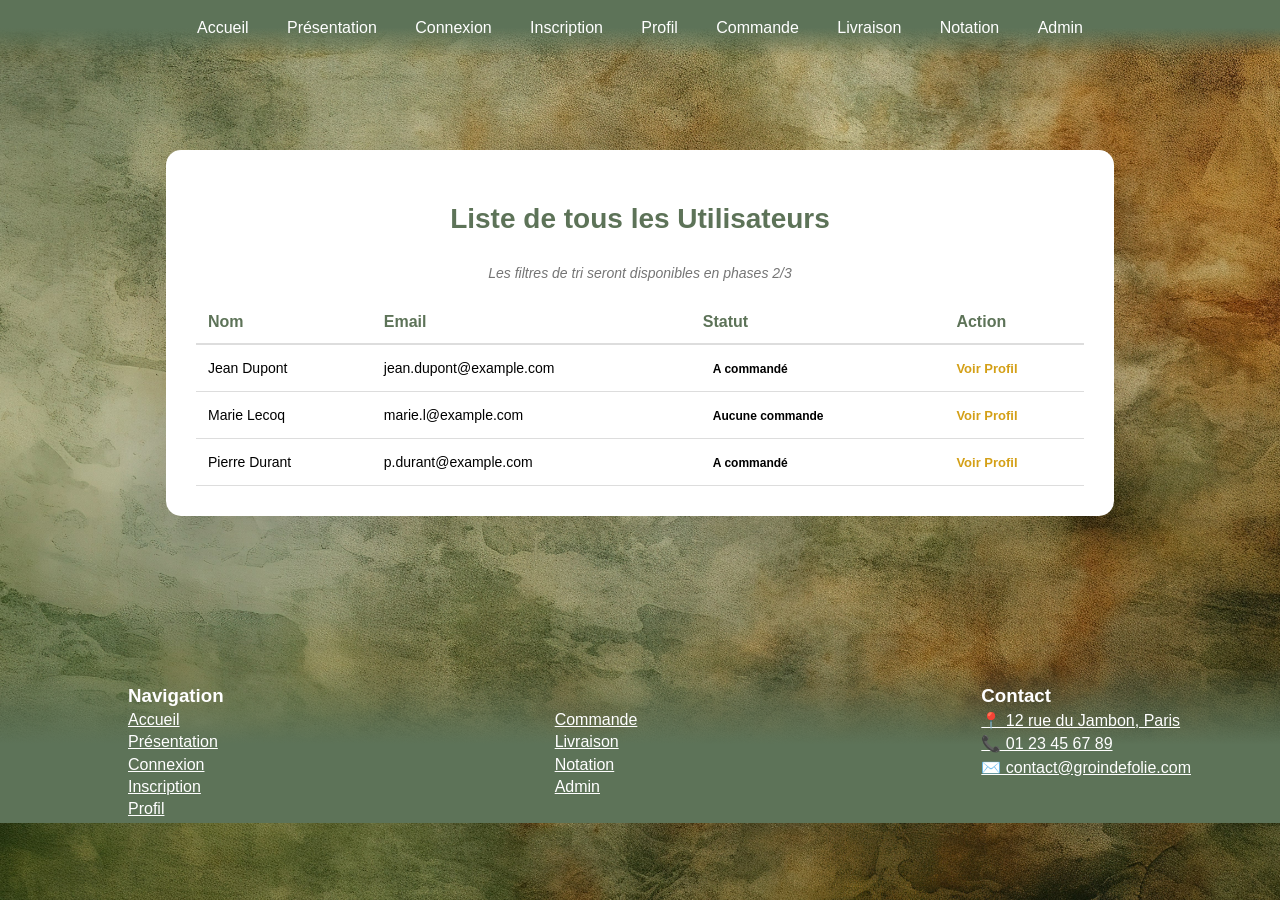
<file: administrateur.html>
<!DOCTYPE html>
<html lang="fr">
<head>
  <meta charset="UTF-8">
  <title>Administration - Le Groin de Folie</title>
  <link rel="stylesheet" href="style.css">
  <link rel="icon" type="image/png" href="groin_de_folie_icons.png">
</head>

<body>

<div class="fond">

<header class="top-menu">
    <nav>
        <a href="index.html">Accueil</a>
        <a href="presentation.html">Présentation</a>
        <a href="connexion.html">Connexion</a>
        <a href="inscription.html">Inscription</a>
        <a href="profil.html">Profil</a>
        <a href="commande.html">Commande</a>
        <a href="livraison.html">Livraison</a>
        <a href="notation.html">Notation</a>
        <a href="administrateur.html">Admin</a>
    </nav>
</header>

<main class="admin-cadre-placement">
    <div class="admin-cadre">
        <h2>Liste de tous les Utilisateurs</h2>            
        <p style="text-align: center; color: #757575; font-size: 14px; margin-bottom: 20px;">
            <em>Les filtres de tri seront disponibles en phases 2/3</em>
        </p>
        <table class="tab-utilisateur">
            <thead>
                <tr>
                    <th>Nom</th>
                    <th>Email</th>
                    <th>Statut</th>
                    <th>Action</th>
                </tr>
            </thead>
            <tbody>
                <tr>
                    <td>Jean Dupont</td>
                    <td>jean.dupont@example.com</td>
                    <td><span class="statut-badge statut-commande">A commandé</span></td>
                    <td><a href="" class="voir-profil-btn">Voir Profil</a></td>
                </tr>
                <tr>
                    <td>Marie Lecoq</td>
                    <td>marie.l@example.com</td>
                    <td><span class="statut-badge statut-vide">Aucune commande</span></td>
                    <td><a href="" class="voir-profil-btn">Voir Profil</a></td>
                </tr>
                <tr>
                    <td>Pierre Durant</td>
                    <td>p.durant@example.com</td>
                    <td><span class="statut-badge statut-commande">A commandé</span></td>
                    <td><a href="" class="voir-profil-btn">Voir Profil</a></td>
                </tr>
            </tbody>
        </table>
    </div>
</main>

</body>

<footer>
    <div class="footer-fond">
        <div class="footer-col">
           <h3>Navigation</h3>
           <a href="index.html">Accueil</a>
           <a href="presentation.html">Présentation</a>
           <a href="connexion.html">Connexion</a>
           <a href="inscription.html">Inscription</a>
           <a href="profil.html">Profil</a>
        </div>
        <div class="footer-col">
           <h3>&nbsp</h3>
           <a href="commande.html">Commande</a>
           <a href="livraison.html">Livraison</a>
           <a href="notation.html">Notation</a>
           <a href="administrateur.html">Admin</a>
        </div>
        <div class="footer-col">
            <h3>Contact</h3>
           <a href="">📍 12 rue du Jambon, Paris</a>
           <a href="">📞 01 23 45 67 89</a>
           <a href="">✉️ contact@groindefolie.com</a>
        </div>
    </div>
</footer>

</div>

</html>
</file>
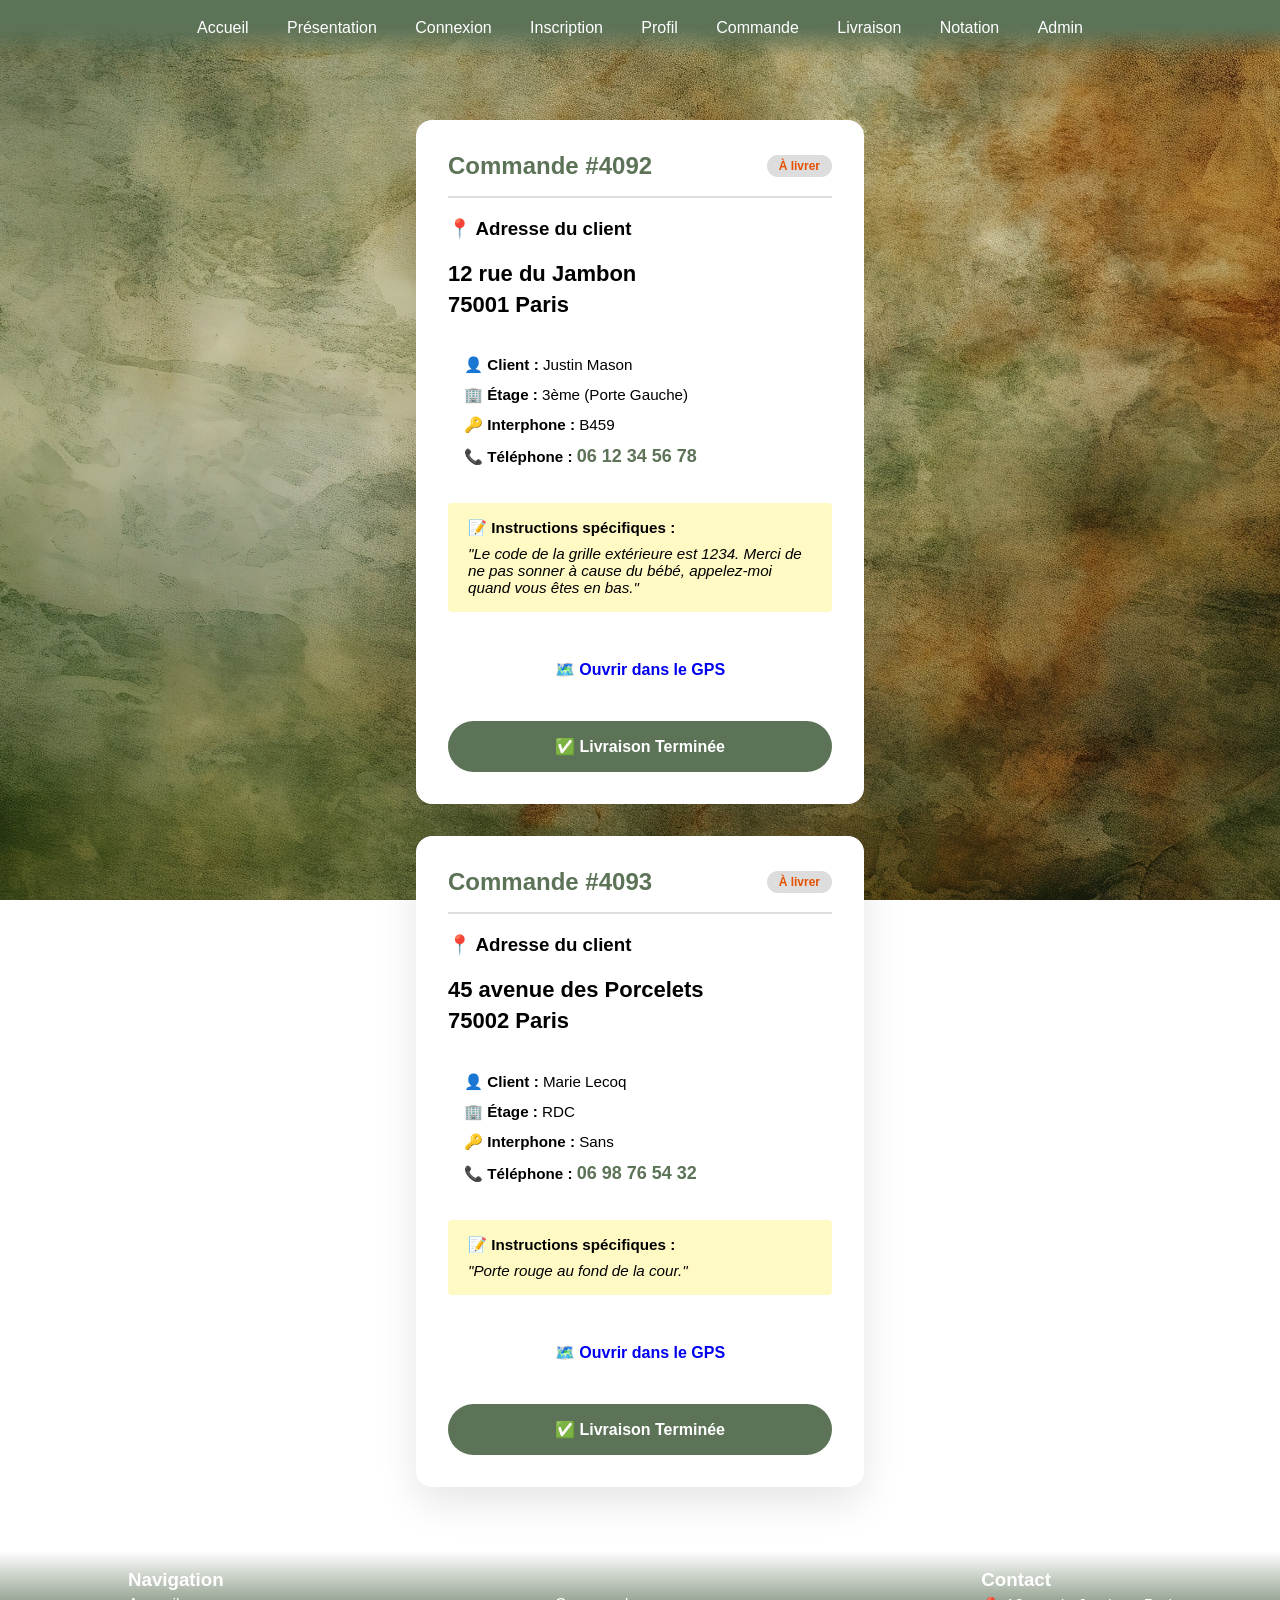
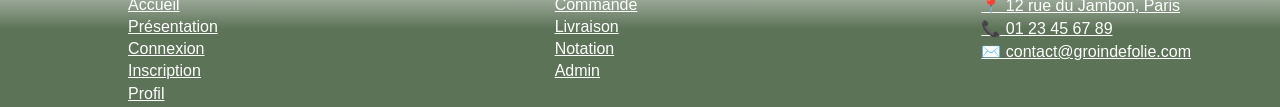
<file: livraison.html>
<!DOCTYPE html>
<html lang="fr">
<head>
  <meta charset="UTF-8">
  <title>Livraison - Le Groin de Folie</title>
  <link rel="stylesheet" href="style.css">
  <link rel="icon" type="image/png" href="groin_de_folie_icons.png">
  <meta name="viewport" content="width=device-width, initial-scale=1.0">
</head>

<body>

<div class="fond">

<header class="top-menu">
    <nav>
        <a href="index.html">Accueil</a>
        <a href="presentation.html">Présentation</a>
        <a href="connexion.html">Connexion</a>
        <a href="inscription.html">Inscription</a>
        <a href="profil.html">Profil</a>
        <a href="commande.html">Commande</a>
        <a href="livraison.html">Livraison</a>
        <a href="notation.html">Notation</a>
        <a href="administrateur.html">Admin</a>
    </nav>
</header>

<div class="livraison-placement">    
    <div class="livraison-cadre">
        <div class="entete-livraison">
            <h2>Commande #4092</h2>
            <span class="statut-badge statut-en-attente">À livrer</span>
        </div>
        <div class="livraison-info">
            <h3>📍 Adresse du client</h3>
            <p class="addresse-info">12 rue du Jambon<br>75001 Paris</p>
            <div class="details-client">
                <div class="detail-info"><strong>👤 Client :</strong> Justin Mason</div>
                <div class="detail-info"><strong>🏢 Étage :</strong> 3ème (Porte Gauche)</div>
                <div class="detail-info"><strong>🔑 Interphone :</strong> B459</div>
                <div class="detail-info"><strong>📞 Téléphone :</strong> <a href="tel:+33612345678">06 12 34 56 78</a></div>
            </div>
            <div class="commentaire-bloc">
                <strong>📝 Instructions spécifiques :</strong>
                <p>"Le code de la grille extérieure est 1234. Merci de ne pas sonner à cause du bébé, appelez-moi quand vous êtes en bas."</p>
            </div>
        </div>
        <div class="livraison-actions">
            <a href="https://maps.google.com/?q=12+rue+du+Jambon+75001+Paris" target="_blank" class="nav-btn">
                🗺️ Ouvrir dans le GPS
            </a>
            <button class="livrer-btn">
                ✅ Livraison Terminée
            </button>
        </div>
    </div>
    <div class="livraison-cadre"> 
        <div class="entete-livraison">
            <h2>Commande #4093</h2>
            <span class="statut-badge statut-en-attente">À livrer</span>
        </div>
        <div class="livraison-info">
            <h3>📍 Adresse du client</h3>
            <p class="addresse-info">45 avenue des Porcelets<br>75002 Paris</p>     
            <div class="details-client">
                <div class="detail-info"><strong>👤 Client :</strong> Marie Lecoq</div>
                <div class="detail-info"><strong>🏢 Étage :</strong> RDC</div>
                <div class="detail-info"><strong>🔑 Interphone :</strong> Sans</div>
                <div class="detail-info"><strong>📞 Téléphone :</strong> <a href="tel:+33698765432">06 98 76 54 32</a></div>
            </div>
            <div class="commentaire-bloc">
                <strong>📝 Instructions spécifiques :</strong>
                <p>"Porte rouge au fond de la cour."</p>
            </div>
        </div>
        <div class="livraison-actions">
            <a href="https://maps.google.com/?q=45+avenue+des+Porcelets+75001+Paris" target="_blank" class="nav-btn">
                🗺️ Ouvrir dans le GPS
            </a>           
            <button class="livrer-btn">
                ✅ Livraison Terminée
            </button>
        </div>       
    </div>
</div>

</body>

<footer>
    <div class="footer-fond">
        <div class="footer-col">
           <h3>Navigation</h3>
           <a href="index.html">Accueil</a>
           <a href="presentation.html">Présentation</a>
           <a href="connexion.html">Connexion</a>
           <a href="inscription.html">Inscription</a>
           <a href="profil.html">Profil</a>
        </div>
        <div class="footer-col">
           <h3>&nbsp</h3>
           <a href="commande.html">Commande</a>
           <a href="livraison.html">Livraison</a>
           <a href="notation.html">Notation</a>
           <a href="administrateur.html">Admin</a>
        </div>
        <div class="footer-col">
            <h3>Contact</h3>
           <a href="">📍 12 rue du Jambon, Paris</a>
           <a href="">📞 01 23 45 67 89</a>
           <a href="">✉️ contact@groindefolie.com</a>
        </div>
    </div>
</footer>

</div>

</html>
</file>
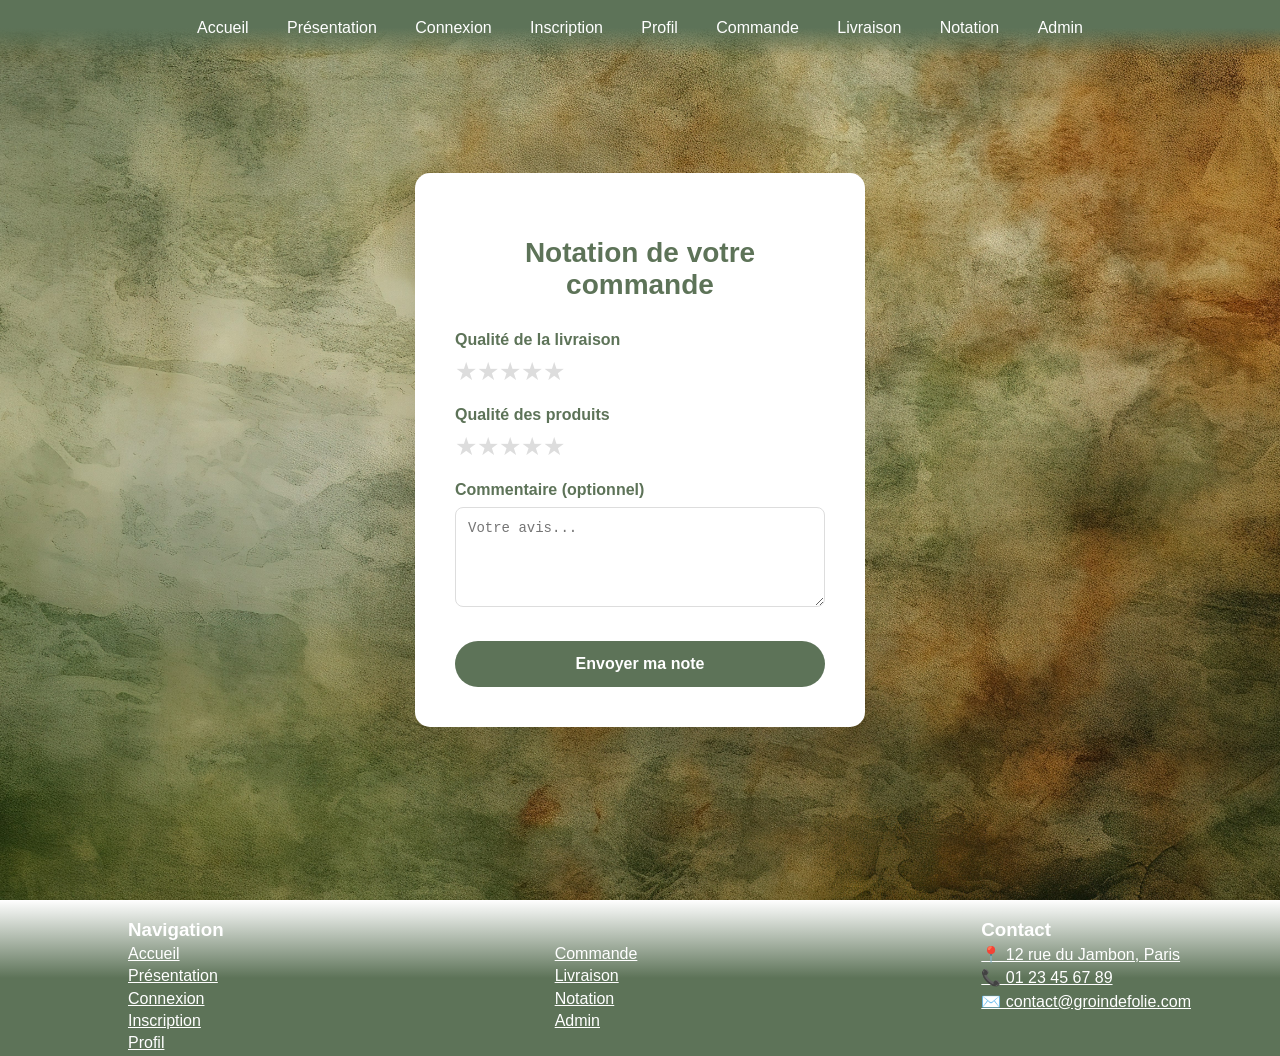
<file: notation.html>
<!DOCTYPE html>
<html lang="fr">
<head>
  <meta charset="UTF-8">
  <title> Notation</title>
  <link rel="stylesheet" href="style.css">
  <link rel="icon" type="image/png" href="groin_de_folie_icons.png">
</head>

<body>

<div class="fond">

<header class="top-menu">
    <nav>
        <a href="index.html">Accueil</a>
        <a href="presentation.html">Présentation</a>
        <a href="connexion.html">Connexion</a>
        <a href="inscription.html">Inscription</a>
        <a href="profil.html">Profil</a>
        <a href="commande.html">Commande</a>
        <a href="livraison.html">Livraison</a>
        <a href="notation.html">Notation</a>
        <a href="administrateur.html">Admin</a>
    </nav>
</header> 

<section class="place-cadre">
    <div class="cadre">
        <h2>Notation de votre commande</h2>
        <div class="formulaire">
            <label>Qualité de la livraison</label>
            <div class="etoile" data-type="livraison">
                <span>★</span><span>★</span><span>★</span><span>★</span><span>★</span>
            </div>
        </div>
        <div class="formulaire">
            <label>Qualité des produits</label>
            <div class="etoile" data-type="produits">
                <span>★</span><span>★</span><span>★</span><span>★</span><span>★</span>
            </div>
        </div>
        <div class="formulaire">
            <label for="comment">Commentaire (optionnel)</label>
            <textarea id="commentaire" placeholder="Votre avis..."></textarea>
        </div>
        <button class="envoi-notation">Envoyer ma note</button>
    </div>
</section>

</body> 

<footer>
    <div class="footer-fond">
        <div class="footer-col">
           <h3>Navigation</h3>
           <a href="index.html">Accueil</a>
           <a href="presentation.html">Présentation</a>
           <a href="connexion.html">Connexion</a>
           <a href="inscription.html">Inscription</a>
           <a href="profil.html">Profil</a>
        </div>
        <div class="footer-col">
           <h3>&nbsp</h3>
           <a href="commande.html">Commande</a>
           <a href="livraison.html">Livraison</a>
           <a href="notation.html">Notation</a>
           <a href="administrateur.html">Admin</a>
        </div>
        <div class="footer-col">
            <h3>Contact</h3>
           <a href="">📍 12 rue du Jambon, Paris</a>
           <a href="">📞 01 23 45 67 89</a>
           <a href="">✉️ contact@groindefolie.com</a>
        </div>
    </div>
</footer>

</div>

</html>
</file>
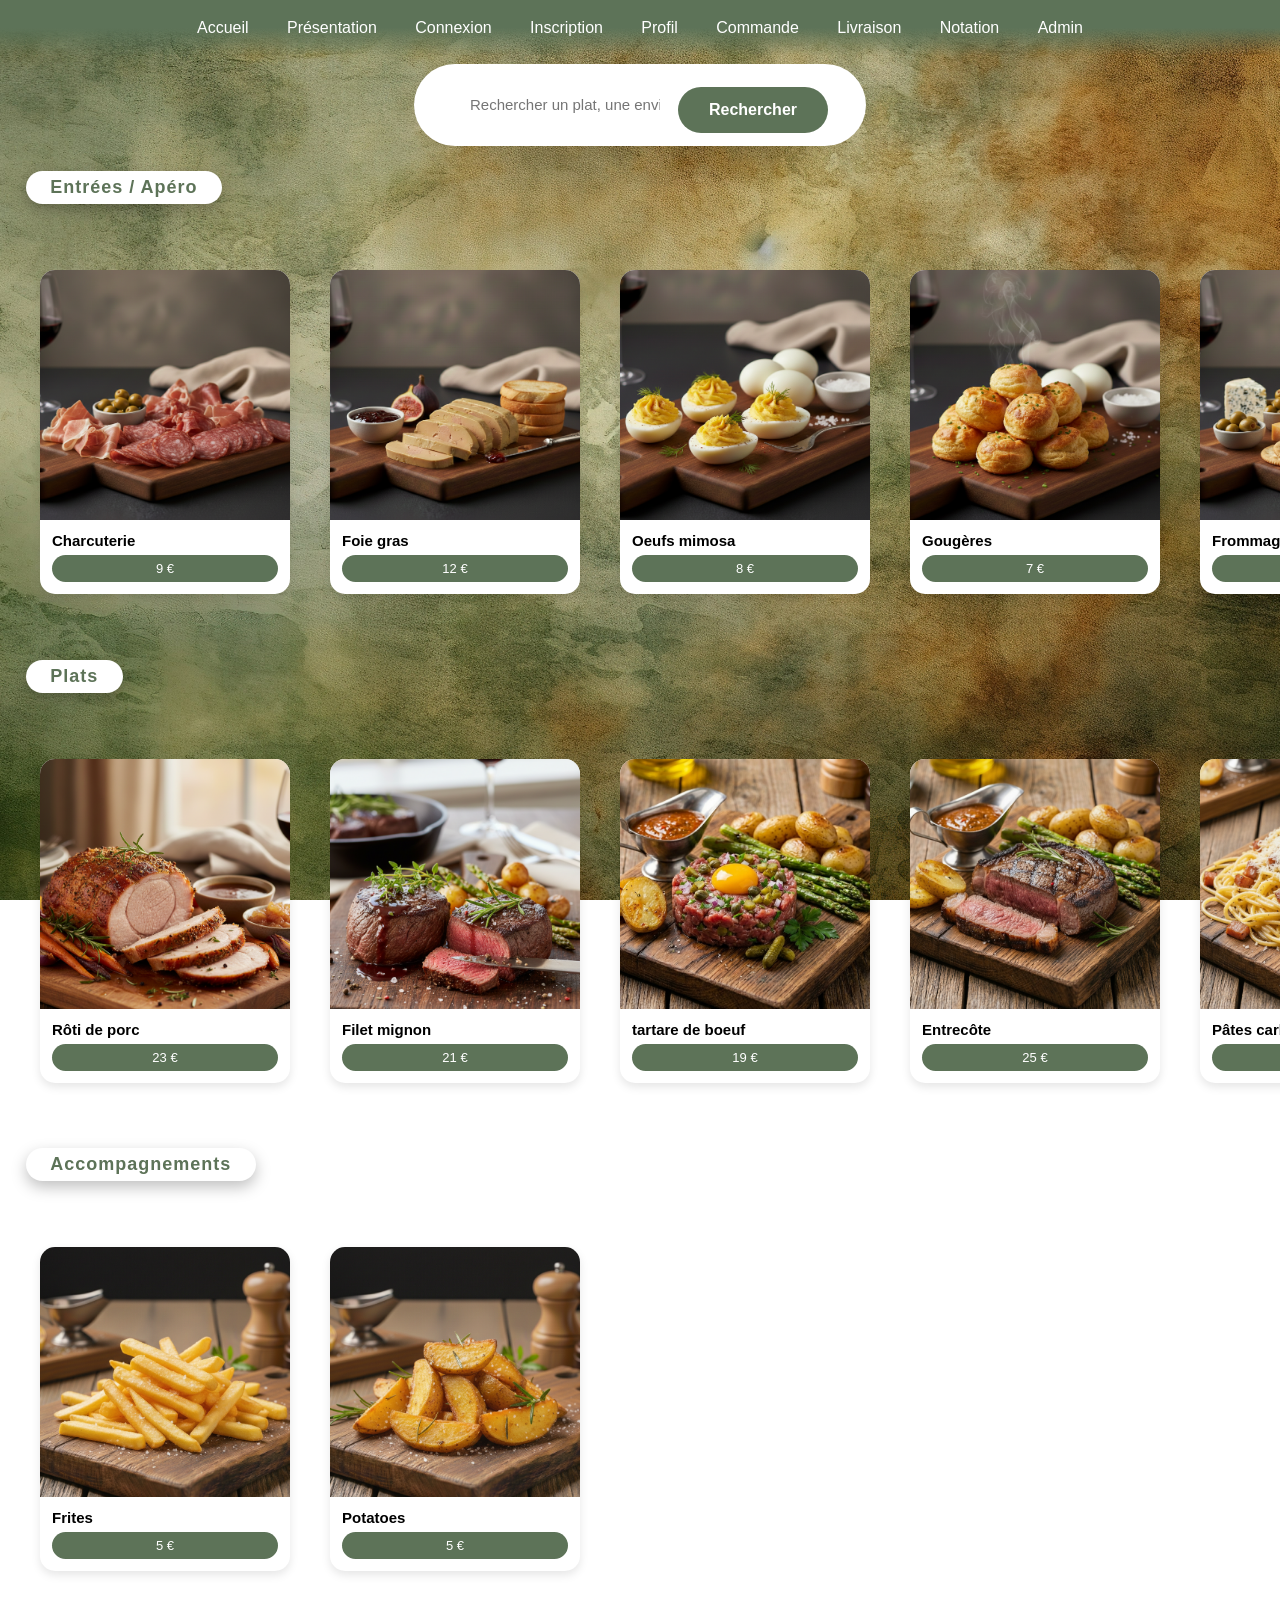
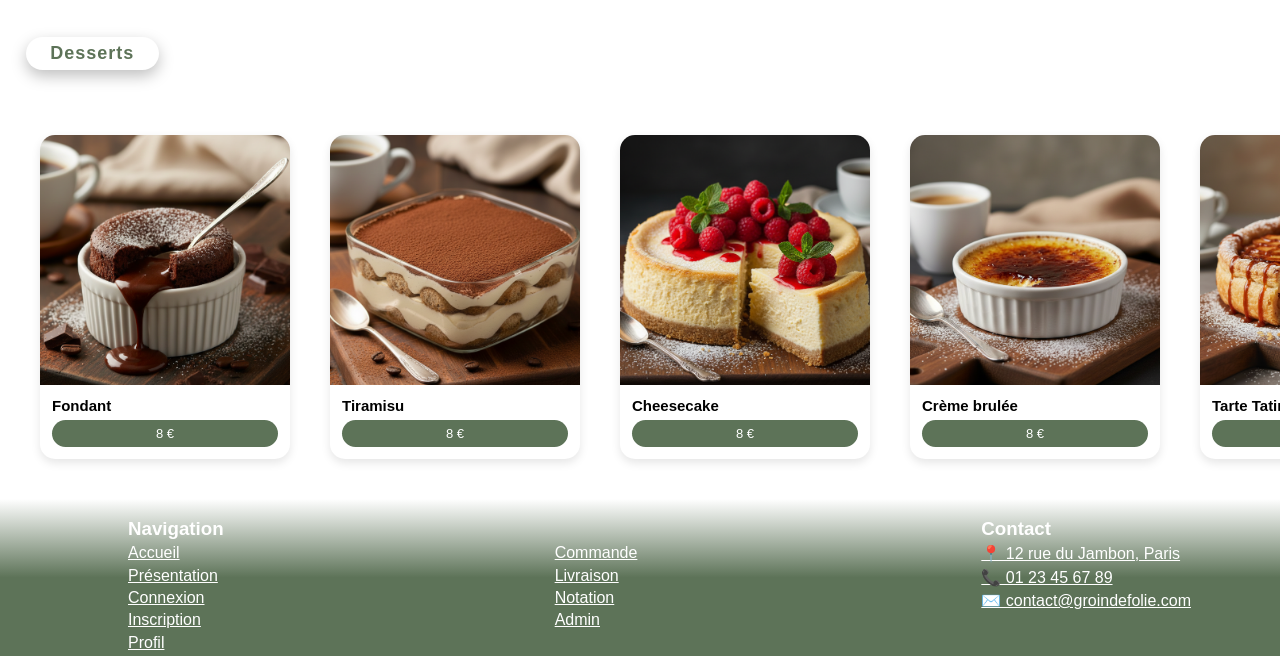
<file: presentation.html>
<!DOCTYPE html>
<html lang="fr">
<head>
  <meta charset="UTF-8">
  <title> Présentation</title>
  <link rel="stylesheet" href="style.css">
  <link rel="icon" type="image/png" href="groin_de_folie_icons.png">
</head>

<body>

<div class="fond">

<header class="top-menu">
    <nav>
        <a href="index.html">Accueil</a>
        <a href="presentation.html">Présentation</a>
        <a href="connexion.html">Connexion</a>
        <a href="inscription.html">Inscription</a>
        <a href="profil.html">Profil</a>
        <a href="commande.html">Commande</a>
        <a href="livraison.html">Livraison</a>
        <a href="notation.html">Notation</a>
        <a href="administrateur.html">Admin</a>
    </nav>
</header>
    
<div class="recherche-placement">
    <form class="barre-recherche center-grid">
        <input type="text" placeholder="Rechercher un plat, une envie..." />
        <button type="submit">Rechercher</button>
    </form>
</div>

<div class="categorie-placement">
    <span class="categorie-badge">Entrées / Apéro</span>
</div>

<div class="ligne-menu" >
    <div class="menu-cadre">
        <div class="menu-img" style="background-image:url('images/charcuterie.png')"></div>
        <div class="menu-contenu">
            <div class="menu-titre">Charcuterie</div>
            <div class="menu-prix">9 €</div>
        </div>
    </div>
    <div class="menu-cadre">
        <div class="menu-img" style="background-image:url('images/fois_gras.png')"></div>
        <div class="menu-contenu">
            <div class="menu-titre">Foie gras</div>
            <div class="menu-prix">12 €</div>
        </div>
    </div>
    <div class="menu-cadre">
        <div class="menu-img" style="background-image:url('images/oeuf_mimosa.png')"></div>
        <div class="menu-contenu">
            <div class="menu-titre">Oeufs mimosa</div>
            <div class="menu-prix">8 €</div>
        </div>
    </div>
    <div class="menu-cadre">
        <div class="menu-img" style="background-image:url('images/gougere.png')"></div>
        <div class="menu-contenu">
            <div class="menu-titre">Gougères</div>
            <div class="menu-prix">7 €</div>
        </div>
    </div>
    <div class="menu-cadre">
        <div class="menu-img" style="background-image:url('images/frommage.png')"></div>
        <div class="menu-contenu">
            <div class="menu-titre">Frommage</div>
            <div class="menu-prix">9 €</div>
        </div>
    </div>
    <div class="menu-cadre">
        <div class="menu-img" style="background-image:url('images/salade.png')"></div>
        <div class="menu-content">
            <div class="menu-titre">Salade </div>
            <div class="menu-prix">12 €</div>
        </div>
    </div>
        <div class="menu-cadre">
        <div class="menu-img" style="background-image:url('images/saumon_fume.png')"></div>
        <div class="menu-contenu">
            <div class="menu-titre">Saumon fumé</div>
            <div class="menu-prix">12 €</div>
        </div>
    </div>
    <div class="menu-cadre">
        <div class="menu-img" style="background-image:url('images/chevre_chaud.png')"></div>
        <div class="menu-contenu">
            <div class="menu-titre">Chèvres chaud</div>
            <div class="menu-prix">8 €</div>
        </div>
    </div>
    <div class="menu-cadre">
        <div class="menu-img" style="background-image:url('images/quiche.png')"></div>
        <div class="menu-contenu">
            <div class="menu-titre">Quiche</div>
            <div class="menu-prix">9 €</div>
        </div>
    </div>
</div>

<div class="categorie-placement">
    <span class="categorie-badge">Plats</span>
</div>

<div class="ligne-menu">
    <div class="menu-cadre">
        <div class="menu-img" style="background-image:url('images/roti_porc.png')"></div>
        <div class="menu-contenu">
            <div class="menu-titre">Rôti de porc</div>
            <div class="menu-prix">23 €</div>
        </div>
    </div>
    <div class="menu-cadre">
        <div class="menu-img" style="background-image:url('images/filetmignon.png')"></div>
        <div class="menu-contenu">
            <div class="menu-titre">Filet mignon</div>
            <div class="menu-prix">21 €</div>
        </div>
    </div>
    <div class="menu-cadre">
        <div class="menu-img" style="background-image:url('images/tartare.png')"></div>
        <div class="menu-contenu">
            <div class="menu-titre">tartare de boeuf</div>
            <div class="menu-prix">19 €</div>
        </div>
    </div>
    <div class="menu-cadre">
        <div class="menu-img" style="background-image:url('images/entrecote.png')"></div>
        <div class="menu-contenu">
            <div class="menu-titre">Entrecôte</div>
            <div class="menu-prix">25 €</div>
        </div>
    </div>
    <div class="menu-cadre">
        <div class="menu-img" style="background-image:url('images/pate_carbo.png')"></div>
        <div class="menu-contenu">
            <div class="menu-titre">Pâtes carbonara</div>
            <div class="menu-prix">17 €</div>
        </div>
    </div>
    <div class="menu-cadre">
        <div class="menu-img" style="background-image:url('images/saucisse_lentille.png')"></div>
        <div class="menu-contenu">
            <div class="menu-titre">Saucisse lentille</div>
            <div class="menu-prix">19 €</div>
        </div>
    </div>
        <div class="menu-cadre">
        <div class="menu-img" style="background-image:url('images/poulet_roti.png')"></div>
        <div class="menu-contenu">
            <div class="menu-titre">Poulet rôti</div>
            <div class="menu-prix">18 €</div>
        </div>
    </div>
    <div class="menu-cadre">
        <div class="menu-img" style="background-image:url('images/big_groin.png')"></div>
        <div class="menu-contenu">
            <div class="menu-titre">big groin</div>
            <div class="menu-prix">18 €</div>
        </div>
    </div>
    <div class="menu-cadre">
        <div class="menu-img" style="background-image:url('images/ribs_porc.png')"></div>
        <div class="menu-contenu">
            <div class="menu-titre">Ribs de porc</div>
            <div class="menu-prix">22 €</div>
        </div>
    </div>
</div>

<div class="categorie-placement">
    <span class="categorie-badge">Accompagnements</span>
</div>

<div class="ligne-menu">
    <div class="menu-cadre">
        <div class="menu-img" style="background-image:url('images/frite.png')"></div>
        <div class="menu-contenu">
            <div class="menu-titre">Frites</div>
            <div class="menu-prix">5 €</div>
        </div>
    </div>
    <div class="menu-cadre">
        <div class="menu-img" style="background-image:url('images/potatoes.png')"></div>
        <div class="menu-contenu">
            <div class="menu-titre">Potatoes</div>
            <div class="menu-prix">5 €</div>
        </div>
    </div>
</div>

<div class="categorie-placement">
    <span class="categorie-badge">Desserts</span>
</div>

<div class="ligne-menu">
    <div class="menu-cadre">
        <div class="menu-img" style="background-image:url('images/fondant.png')"></div>
        <div class="menu-contenu">
            <div class="menu-titre">Fondant</div>
            <div class="menu-prix">8 €</div>
        </div>
    </div>
    <div class="menu-cadre">
        <div class="menu-img" style="background-image:url('images/tiramisu.png')"></div>
        <div class="menu-contenu">
            <div class="menu-titre">Tiramisu</div>
            <div class="menu-prix">8 €</div>
        </div>
    </div>
    <div class="menu-cadre">
        <div class="menu-img" style="background-image:url('images/cheesecake.png')"></div>
        <div class="menu-contenu">
            <div class="menu-titre">Cheesecake</div>
            <div class="menu-prix">8 €</div>
        </div>
    </div>
    <div class="menu-cadre">
        <div class="menu-img" style="background-image:url('images/creme_brule.png')"></div>
        <div class="menu-contenu">
            <div class="menu-titre">Crème brulée</div>
            <div class="menu-prix">8 €</div>
        </div>
    </div>
    <div class="menu-cadre">
        <div class="menu-img" style="background-image:url('images/tarte_tatin.png')"></div>
        <div class="menu-contenu">
            <div class="menu-titre">Tarte Tatin</div>
            <div class="menu-prix">8 €</div>
        </div>
    </div>
    <div class="menu-cadre">
        <div class="menu-img" style="background-image:url('images/millefeuille.png')"></div>
        <div class="menu-contenu">
            <div class="menu-titre">Mille Feuille</div>
            <div class="menu-prix">8 €</div>
        </div>
    </div>
        <div class="menu-cadre">
        <div class="menu-img" style="background-image:url('images/paris_brest.png')"></div>
        <div class="menu-contenu">
            <div class="menu-titre">Paris Brest</div>
            <div class="menu-prix">8 €</div>
        </div>
    </div>
    <div class="menu-cadre">
        <div class="menu-img" style="background-image:url('images/ile_flotante.png')"></div>
        <div class="menu-contenu">
            <div class="menu-titre">Ile flotante</div>
            <div class="menu-prix">8 €</div>
        </div>
    </div>
    <div class="menu-cadre">
        <div class="menu-img" style="background-image:url('images/donut_choco.png')"></div>
        <div class="menu-contenu">
            <div class="menu-titre">Donut choco</div>
            <div class="menu-prix">8 €</div>
        </div>
    </div>
</div>

</body>

<footer>
    <div class="footer-fond">
        <div class="footer-col">
           <h3>Navigation</h3>
           <a href="index.html">Accueil</a>
           <a href="presentation.html">Présentation</a>
           <a href="connexion.html">Connexion</a>
           <a href="inscription.html">Inscription</a>
           <a href="profil.html">Profil</a>
        </div>
        <div class="footer-col">
           <h3>&nbsp</h3>
           <a href="commande.html">Commande</a>
           <a href="livraison.html">Livraison</a>
           <a href="notation.html">Notation</a>
           <a href="administrateur.html">Admin</a>
        </div>
        <div class="footer-col">
            <h3>Contact</h3>
           <a href="">📍 12 rue du Jambon, Paris</a>
           <a href="">📞 01 23 45 67 89</a>
           <a href="">✉️ contact@groindefolie.com</a>
        </div>
    </div>
</footer>

</div>

</html>
</file>
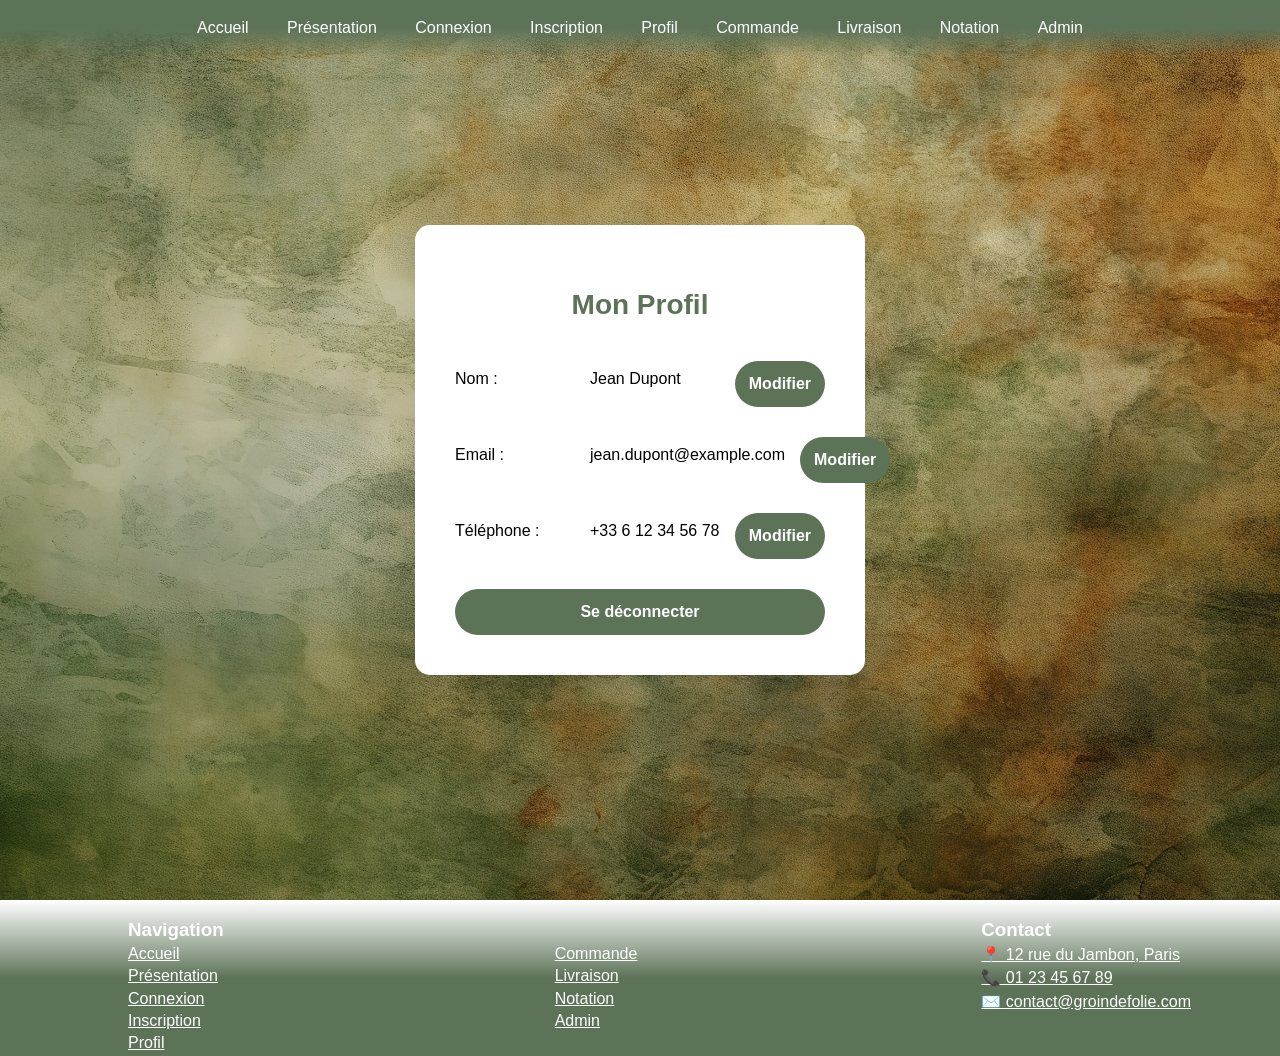
<file: profil.html>
<!DOCTYPE html>
<html lang="fr">
<head>
  <meta charset="UTF-8">
  <title> Profil</title>
  <link rel="stylesheet" href="style.css">
  <link rel="icon" type="image/png" href="groin_de_folie_icons.png">
</head>

<body>

<div class="fond">

<header class="top-menu">
    <nav>
        <a href="index.html">Accueil</a>
        <a href="presentation.html">Présentation</a>
        <a href="connexion.html">Connexion</a>
        <a href="inscription.html">Inscription</a>
        <a href="profil.html">Profil</a>
        <a href="commande.html">Commande</a>
        <a href="livraison.html">Livraison</a>
        <a href="notation.html">Notation</a>
        <a href="administrateur.html">Admin</a>
    </nav>
</header>


<section class="place-cadre">
    <div class="cadre">
        <h2>Mon Profil</h2>
            <div class="info-profil">
                <label>Nom :</label>
                <value id="user-name">Jean Dupont</value>
                <button>Modifier</button>
            </div>
            <div class="info-profil">
                <label>Email :</label>
                <value id="user-email">jean.dupont@example.com</value>
                <button >Modifier</button>
            </div>
            <div class="info-profil">
                <label>Téléphone :</label>
                <value id="user-phone">+33 6 12 34 56 78</value>
                <button >Modifier</button>
            </div>
        <button>Se déconnecter</button>
    </div>
</section>

</body>

<footer>
    <div class="footer-fond">
        <div class="footer-col">
           <h3>Navigation</h3>
           <a href="index.html">Accueil</a>
           <a href="presentation.html">Présentation</a>
           <a href="connexion.html">Connexion</a>
           <a href="inscription.html">Inscription</a>
           <a href="profil.html">Profil</a>
        </div>
        <div class="footer-col">
           <h3>&nbsp</h3>
           <a href="commande.html">Commande</a>
           <a href="livraison.html">Livraison</a>
           <a href="notation.html">Notation</a>
           <a href="administrateur.html">Admin</a>
        </div>
        <div class="footer-col">
            <h3>Contact</h3>
           <a href="">📍 12 rue du Jambon, Paris</a>
           <a href="">📞 01 23 45 67 89</a>
           <a href="">✉️ contact@groindefolie.com</a>
        </div>
    </div>
</footer>

</div>

</html>
</file>
<file: style.css>
/* thème clair */

:root {

  --c-principal:      #5d7358;
  --c-principal-hover:#456345;
  
  --c-menu:           #5d7358;
  --c-menu-hover:     #456345;

  --c-or:             #d4a017;
  --c-jaune-comment:  #fff9c4;

  --c-orange-statut:  #e65100;
  --c-vert-statut:    #08a021;;
  --c-bleu-statut:    #2196F3;

  --c-annuler:        #999;
  --c-annuler-hover:  #777;

  --c-erreur:         #f44336;
  --c-valide:         #2ecc71;

  --c-admin:          #f44336;
  --c-restaurateur:   #388e3c;
  --c-livreur:        #1976d2;
  --c-client:         #757575;

  --c-deco:           #f44336;
  --c-deco-hover:     #a93226;

  --c-fond-image:     url('images/fond.jpg');

  --c-cadre:          #ffffff;

  --c-texte-vert:     #5d7358;
  --c-texte-blanc:    #ffffff;
  --c-texte-noir:     #000000;
  --c-texte-gris:     #707070;

  --c-contraste:      #ddd;
}

/* commun */

* { box-sizing: border-box; }

body {
  margin: 0;
  font-family: Arial, sans-serif;
  overflow-x: hidden;
  color: var(--c-texte-noir);
}

h1 { font-family: Georgia, 'Times New Roman', Times, serif; text-align: center; }
h2 { color: var(--c-texte-vert); margin-bottom: 30px; font-size: 28px; }
.france-ancien-livre { font-family: 'IM Fell English SC', serif; }

button {
  width: 100%; padding: 14px;
  background-color: var(--c-principal);
  color: var(--c-texte-blanc); border: none; border-radius: 30px;
  font-size: 16px; font-weight: bold; cursor: pointer; margin-top: 10px;
}
button:hover { background-color: var(--c-principal-hover); }


.top-menu {
  position: fixed; width: 100%; z-index: 100;
  background: linear-gradient(to bottom, var(--c-menu), var(--c-menu), transparent);
}
.top-menu nav { display: flex; justify-content: center; position: relative; flex-wrap: wrap; }
.top-menu a { color:  var(--c-texte-blanc); padding: 1.5% 1.5%; text-decoration: none; white-space: nowrap; }
.top-menu button { padding: 1.5% 1.5%; }
.theme-change { padding: 0.75%; }
.top-menu a:hover { background: linear-gradient(to bottom, var(--c-menu-hover), var(--c-menu-hover), transparent); }

.fond {
  background-image: var(--c-fond-image);
  background-size: cover; background-position: center;
  background-attachment: fixed;
  width: 100%; min-height: 100vh;
}

.footer-fond {
  background: linear-gradient(to top, var(--c-menu), var(--c-menu), transparent);
  width: 100%; display: grid;
  grid-template-columns: repeat(3, minmax(150px, 1fr));
}
.footer-col a { margin-left: 30%; color:  var(--c-texte-blanc); display: block; margin-bottom: 1%; }
.footer-col h3 { margin-left: 30%; color: var(--c-texte-blanc); display: block; margin-bottom: 1%; }

/* CONNEXION / INSCRIPTION / PROFIL */

.place-cadre {
  display: flex; justify-content: center; align-items: center;
  padding: 60px 20px; min-height: 100vh;
}
.cadre {
  background-color: var(--c-cadre);
  padding: 40px; width: 100%; max-width: 450px;
  border-radius: 15px; box-shadow: 0 15px 40px rgba(0,0,0,0.1); text-align: center;
}

.formulaire { margin: 20px 0; text-align: left; }
.formulaire label { display: block; margin-bottom: 8px; color: var(--c-texte-vert); font-weight: bold; }
.formulaire input {
  width: 100%; padding: 12px; border-radius: 8px;
  border: 1px solid var(--c-contraste); font-size: 14px;
}
.formulaire textarea {
  width: 100%; min-height: 100px; padding: 12px;
  border-radius: 8px; border: 1px solid var(--c-contraste); font-size: 14px; resize: vertical;
}

.lien { margin-top: 20px; font-size: 14px; }
.lien a { color: var(--c-or); text-decoration: none; font-weight: bold; }
.lien a:hover { text-decoration: underline; }

.info-profil {
  display: grid; grid-template-columns: 120px 1fr auto;
  align-items: center; gap: 15px; margin-bottom: 20px; text-align: left;
}

/* NOTATION */

.etoile { display: inline-flex; flex-direction: row-reverse; font-size: 25px; color: var(--c-contraste); cursor: pointer; }
.etoile span:hover, .etoile span:hover ~ span,
.etoile span.active, .etoile span.active ~ span { color: var(--c-or); }

/* PRÉSENTATION — RECHERCHE & CARTES */

.recherche-placement { display: flex; justify-content: center; }
.barre-recherche {
  display: flex; align-items: center;
  background: var(--c-cadre);
  margin-top: 5%; padding: 1% 3%;
  border-radius: 50px; box-shadow: 0 8px 20px rgba(0,0,0,0.08);
}
.barre-recherche input {
  border: none; outline: none;
  padding: 12px 18px; border-radius: 30px; font-size: 15px; width: 260px;
}

.ligne-menu { display: flex; gap: 20px; overflow-x: auto; padding: 30px; }
.ligne-menu::-webkit-scrollbar { display: none; }
.ligne-menu { scrollbar-width: none; }

.menu-cadre {
  background: var(--c-cadre);
  border-radius: 15px; overflow: hidden;
  width: 250px; flex: 0 0 250px; flex-shrink: 0;
  box-shadow: 0 4px 10px rgba(0,0,0,0.1); margin: 10px; position: relative;
}
.menu-cadre:hover { transform: translateY(-6px); }
.menu-img {
  aspect-ratio: 1 / 1; background-size: cover; background-position: center;
  display: block; flex-shrink: 0; border-radius: 8px 8px 0 0;
}
.menu-contenu { padding: 12px; flex: 1; display: flex; flex-direction: column; justify-content: space-between; }
.menu-titre { font-weight: 600; font-size: 15px; color: var(--c-texte-noir); margin-bottom: 6px; }
.menu-prix {
  bottom: 10px; right: 10px; background: var(--c-texte-vert); color: white;
  padding: 6px 12px; border-radius: 20px; font-size: 13px; text-align: center;
}
.badge-vignette {
  position: absolute; bottom: 8px; left: 8px;
  background: rgba(255,255,255,0.9); border-radius: 50%;
  width: 30px; height: 30px; display: flex; align-items: center; justify-content: center;
  box-shadow: 0 2px 4px rgba(0,0,0,0.2);
}
.menu-titre-plat { font-weight: bold; margin: 12px 10px 2px 10px; color: var(--c-texte-noir); }
.menu-detail-plat { font-size: 0.85rem; color: var(--c-texte-noir); margin: 0 10px 15px 10px; }

.categorie-placement { display: flex; justify-content: left; margin: 2%; }
.categorie-badge {
  background: var(--c-cadre); color: var(--c-texte-vert);
  padding: 0.5% 2%; border-radius: 999px; font-size: 18px;
  font-weight: 600; box-shadow: 0 6px 15px rgba(0,0,0,0.25); letter-spacing: 1px;
}

/* ACCUEIL */

.entete { display: flex; align-items: center; padding-top: 120px; }
.entete-gauche { flex: 1; display: flex; justify-content: flex-end; padding-right: 25px; }
.entete-droite { flex: 1; }
.entete-titre {
  color: var(--c-texte-blanc); font-size: 4rem;
  text-shadow: 2px 2px 4px rgba(0,0,0,0.5); margin: 0; padding: 0;
}
.entete-logo { width: 130px; filter: drop-shadow(0px 8px 12px rgba(0,0,0,0.4)); transition: transform 0.3s; }
.entete-logo:hover { transform: scale(1.05); }

.placement-centre { justify-content: center; margin-top: 40px; }
.menu-centre { justify-content: center; flex-wrap: wrap; overflow-x: hidden; margin-bottom: 60px; }
.chef-recommandation { display: flex; align-items: center; padding: 20px; width: 300px; text-align: center; }
.chef-texte { color: var(--c-texte-vert); font-weight: bold; font-size: 16px; margin: 0; }

/* ADMIN */

.admin-cadre-placement { padding: 150px 26px; max-width: 1000px; margin: 0 auto; }
.admin-cadre {
  background-color: var(--c-cadre);
  padding: 30px; border-radius: 15px; box-shadow: 0 15px 40px rgba(0,0,0,0.1);
}
.admin-cadre h2 { text-align: center; }

.tab-utilisateur { width: 100%; border-collapse: collapse; margin-top: 10px; }
.tab-utilisateur th {
  text-align: left; color: var(--c-texte-vert); padding: 12px; border-bottom: 2px solid var(--c-contraste);
}
.tab-utilisateur td { padding: 15px 12px; border-bottom: 1px solid var(--c-contraste); font-size: 14px; }
.entete-tableau { background-color: var(--c-cadre); text-align: left; }

.statut-badge { padding: 4px 10px; border-radius: 12px; font-size: 12px; font-weight: bold; }


.admin-actions { display: flex; gap: 10px; align-items: center; }
.role-badge { padding: 4px 8px; border-radius: 4px; font-size: 0.8em; color: var(--c-texte-blanc); font-weight: bold; }
.role-admin { background-color: var(--c-admin); }
.role-restaurateur { background-color: var(--c-restaurateur); }
.role-livreur { background-color: var(--c-livreur); }
.role-client { background-color: var(--c-client); }
.input-remise { width: 50px; padding: 3px; }

/* LIVRAISON */

.livraison-placement {
  padding: 7.5rem 5% 4rem; display: flex; flex-direction: column;
  align-items: center; gap: 2rem; min-height: 100vh;
}
.livraison-cadre {
  background-color: var(--c-cadre); padding: 2rem;
  border-radius: 1rem; box-shadow: 0 1rem 2.5rem rgba(0,0,0,0.1);
  width: 100%; max-width: 28rem;
}
.entete-livraison {
  display: flex; justify-content: space-between; align-items: center;
  border-bottom: 2px solid var(--c-contraste); padding-bottom: 1rem; margin-bottom: 1.25rem;
}
.livraison-cadre h2 { color: var(--c-texte-vert); margin: 0; font-size: 1.5rem; }
.statut-en-attente {
  background: var(--c-contraste); color: var(--c-orange-statut);
  padding: 0.25rem 0.75rem; border-radius: 1rem; font-size: 0.75rem; font-weight: bold;
}
.addresse-info { font-size: 1.375rem; font-weight: bold; color: var(--c-texte-noir); margin: 0 0 1.25rem; line-height: 1.4; }
.details-client {
  display: grid; gap: 0.75rem; background: var(--c-cadre);
  padding: 1rem; border-radius: 0.5rem; margin-bottom: 1.25rem; font-size: 0.95rem;
}
.detail-info a { color: var(--c-texte-vert); font-weight: bold; text-decoration: none; font-size: 1.125rem; }
.commentaire-bloc {
  background: var(--c-jaune-comment); padding: 1rem;
  border-left: 0.25rem solid var(--c-jaune-comment); border-radius: 0.25rem; margin-bottom: 2rem; font-size: 0.95rem;
}
.commentaire-bloc p { margin: 0.5rem 0 0; font-style: italic; color: var(--c-texte-noir); }
.livraison-actions { display: flex; flex-direction: column; gap: 1rem; }
.nav-btn, .livrer-btn {
  display: block; width: 100%; padding: 1rem; text-align: center;
  border-radius: 2rem; font-size: 1rem; font-weight: bold;
  text-decoration: none; cursor: pointer;
  transition: transform 0.2s ease, background-color 0.3s ease; border: none;
}

/* MODALES */

.modal-fond {
  display: none; position: fixed; z-index: 1000;
  left: 0; top: 0; width: 100%; height: 100%;
  background-color: rgba(0,0,0,0.7); backdrop-filter: blur(5px);
}
.modal-fond:target { display: block; }
.modal-contenu {
  background-color: var(--c-cadre); margin: 10% auto; padding: 30px;
  border-radius: 12px; width: 90%; max-width: 400px; position: relative;
  box-shadow: 0 4px 20px rgba(0,0,0,0.5); color: var(--c-texte-noir); text-align: left;
}
.modal-contenu-large { max-width: 600px; width: 90%; }

.modal-titre-plat { margin: 0 0 5px; font-size: 1.5rem; color: var(--c-texte-noir); }
.modal-categorie-plat { color: var(--c-texte-gris); margin-top: 0; font-size: 0.9rem; }
.modal-image-plat { width: 100%; height: 250px; object-fit: cover; border-radius: 8px; margin: 15px 0; }
.modal-prix-plat { text-align: center; font-size: 1.5rem; font-weight: bold; color: var(--c-texte-vert); margin: 20px 0; }

.modal-buttons { display: flex; flex-direction: column; align-items: center; gap: 10px; margin-top: 20px; }
.btn-modal { width: 100%; padding: 12px; border-radius: 4px; border: none; cursor: pointer; font-weight: bold; color: var(--c-texte-blanc); text-align: center; }

/* BOUTONS */

.voir-profil-btn { text-decoration: none; color: var(--c-or); font-weight: bold; font-size: 13px; }
.voir-profil-btn:hover { text-decoration: underline; }

.btn-annuler { background-color: var(--c-annuler); color: var(--c-texte-blanc); border: none; padding: 8px 15px; border-radius: 4px; cursor: pointer; font-weight: bold; width: auto; margin-top: 0; }
.btn-annuler:hover { background-color: var(--c-annuler-hover); }

.btn-valider-modale { background-color: var(--c-principal); color: var(--c-texte-blanc); text-align: center; border: none; padding: 8px 15px; border-radius: 4px; cursor: pointer; font-weight: bold; width: auto; margin-top: 0; }
.btn-valider-modale:hover { background-color: var(--c-principal-hover); }

.btn-valider { background-color: var(--c-principal); }
.btn-valider:hover { background-color: var(--c-principal-hover); }

.btn-modifier-profil { background-color: var(--c-principal); color: var(--c-texte-blanc); border: none; padding: 4px 10px; border-radius: 4px; cursor: pointer; font-size: 13px; font-weight: bold; width: auto; margin-top: 0; outline: none; }
.btn-modifier-profil:focus { outline: none; box-shadow: none; }
.btn-modifier-profil:hover { background-color: var(--c-principal-hover); }

.btn-modifier-commande { background: none; color: var(--c-or); border: none; padding: 0; cursor: pointer; font-size: 13px; font-weight: bold; width: auto; margin-top: 0; outline: none; }
.btn-modifier-commande:focus { outline: none; box-shadow: none; }
.btn-modifier-commande:hover { text-decoration: underline; }

.btn-deco { background-color: var(--c-deco); width: auto; padding: 10px 25px; }
.btn-deco:hover { background-color: var(--c-deco-hover); }

.btn-fermer { color: var(--c-texte-blanc); text-decoration: none; display: block; }

.btn-lien-paiement {
  display: inline-block; width: 100%; max-width: 500px; padding: 15px;
  background-color: var(--c-principal); color: var(--c-texte-blanc); border-radius: 30px;
  font-size: 16px; font-weight: bold; text-decoration: none; box-sizing: border-box; text-align: center;
}
.btn-lien-paiement:hover { background-color: var(--c-principal-hover); }

.btn-tri { padding: 7px 18px; border: 2px solid var(--c-principal); border-radius: 30px; background: transparent; color: var(--c-principal); cursor: pointer; font-size: 0.88em; font-weight: bold; transition: background 0.15s, color 0.15s; width: auto; margin-top: 0; }
.btn-tri:hover, .btn-tri.actif { background: var(--c-principal-hover); color: var(--c-texte-blanc); }

.btn-ajouter-vert { width: calc(100% - 20px); margin: 0 10px 15px 10px; background-color: var(--c-principal); color: var(--c-texte-blanc); border: none; padding: 10px; border-radius: 10px; font-weight: bold; cursor: pointer; transition: 0.3s; }
.btn-ajouter-vert:hover { background-color: var(--c-principal-hover); }

/* FORMULAIRES */

.champ-mdp { position: relative; display: flex; align-items: center; }
.toggle-password { position: absolute; right: 12px; cursor: pointer; user-select: none; width: 22px; height: auto; opacity: 0.7; transition: opacity 0.2s; }
.toggle-password:hover { opacity: 1; }
.champ-mdp input { padding-right: 40px !important; }
.msg-erreur-js { color: var(--c-erreur); font-size: 13px; margin-top: 5px; font-weight: bold; display: none; }
.formulaire input.saisie-erreur { border: 2px solid var(--c-erreur); background-color: var(--c-cadre); }
.formulaire input.saisie-valide { border: 2px solid var(--c-valide); background-color: var(--c-cadre); }
.compteur-chars { font-size: 12px; color: var(--c-texte-gris); text-align: right; display: block; margin-top: 2px; }
.compteur-chars.compteur-alerte { color: var(--c-erreur); font-weight: bold; }

/* FILTRES & TRIS  */

.panneau-filtres { background: var(--c-cadre); border-radius: 15px; box-shadow: 0 4px 10px rgba(0,0,0,0.1); margin: 20px auto; max-width: 1100px; overflow: hidden; }
.panneau-filtres > details > summary { list-style: none; cursor: pointer; padding: 16px 24px; font-weight: bold; font-size: 1em; color: var(--c-principal); display: flex; align-items: center; gap: 10px; user-select: none; }
.panneau-filtres > details > summary::-webkit-details-marker { display: none; }
.panneau-filtres > details > summary::before { content: "▶"; font-size: 0.75em; transition: transform 0.2s; color: var(--c-principal); }
.panneau-filtres > details[open] > summary::before { content: "▼"; }
.panneau-corps { padding: 0 24px 20px; border-top: 1px solid var(--c-contraste); }
.filtres-grille { display: flex; flex-wrap: wrap; gap: 28px; padding-top: 18px; }
.filtres-groupe h4 { margin: 0 0 10px; font-size: 0.78em; text-transform: uppercase; letter-spacing: 0.08em; color: var(--c-texte-vert); font-weight: bold; }
.filtres-groupe label { display: flex; align-items: center; gap: 7px; margin-bottom: 6px; cursor: pointer; font-size: 0.93em; color: var(--c-texte-vert); }
.filtres-groupe input[type="checkbox"] { accent-color: var(--c-principal); width: 15px; height: 15px; cursor: pointer; }
.tris-separateur { border: none; border-top: 1px solid var(--c-contraste); margin: 16px 0 12px; }
.tris-ligne { display: flex; gap: 8px; flex-wrap: wrap; align-items: center; }
.tris-ligne > span { font-size: 0.82em; font-weight: bold; text-transform: uppercase; letter-spacing: 0.06em; color: var(--c-texte-vert); margin-right: 4px; }
#zone-plats-filtrés { min-height: 200px; }
.msg-filtre-vide { text-align: center; padding: 50px; color: var(--c-texte-gris); font-size: 1.05em; }

/* PANIER / index et presentation*/

.grille-options { display: flex; gap: 50px; }
.colonne-choix { flex: 1; }
.option-label { display: block; padding: 12px 15px; margin-bottom: 10px; border: 1px solid var(--c-contraste); border-radius: 8px; cursor: pointer; transition: 0.2s; }
.option-label:hover { border-color: var(--c-principal-hover); }
.conteneur-validation { text-align: center; margin-top: 40px; }
.ligne-prix-quantite { display: flex; justify-content: space-between; align-items: center; padding: 0 10px; margin-bottom: 10px; }
.selecteur-quantite input[type="number"] { width: 60px; padding: 5px; border: 2px solid var(--c-principal); border-radius: 20px; text-align: center; font-weight: bold; color: var(--c-texte-vert); outline: none; }
.prix-display { font-weight: bold; font-size: 1.1rem; color: var(--c-texte-gris); }
.menu-bas-carte { padding: 0; }
.form-ajout-panier { margin-top: 10px; display: flex; gap: 5px; }
.input-quantite { width: 50px; padding: 2px; border: 1px solid var(--c-contraste); border-radius: 4px; }

/* INPUTS & SELECTS DIVERS */

.statut-select { padding: 4px; border-radius: 4px; border: 1px solid var(--c-contraste); }
.select-alerte { border: 2px solid var(--c-orange-statut) !important; }
.input-modal { width: 100%; padding: 8px; border: 1px solid var(--c-contraste); border-radius: 4px; box-sizing: border-box; margin-bottom: 15px; }
.input-qte-petite { width: 55px; padding: 4px; border: 1px solid var(--c-contraste); border-radius: 4px; }
.input-qte-moyenne { width: 60px; padding: 6px; border: 1px solid var(--c-contraste); border-radius: 4px; }
.textarea-modal { width: 100%; height: 70px; padding: 8px; border-radius: 4px; border: 1px solid var(--c-contraste); resize: none; box-sizing: border-box; }

/* STATUTS & TEXTES */

.statut-texte-attente    { color: var(--c-orange-statut); font-weight: bold; }
.statut-texte-preparation { color: var(--c-bleu-statut); font-weight: bold; }
.statut-texte-pret       { color: var(--c-orange-statut); font-weight: bold; }
.statut-texte-livraison  { color: var(--c-orange-statut); font-weight: bold; }
.statut-texte-termine    { color: var(--c-vert-statut); font-weight: bold; }
.texte-dore   { color: var(--c-or); font-weight: bold; }
.texte-info   { color: var(--c-texte-gris); font-style: italic; }
.texte-finalise { color: var(--c-vert-statut); font-weight: bold; }

.liste-contenu { list-style: none; padding: 0; }
.liste-item { background: var(--c-cadre); margin-bottom: 5px; padding: 8px; border-left: 3px solid var(--c-principal); }
.valide { background: var(--c-principal); color: var(--c-texte-blanc); border-radius: 8px; display: inline-block; }
.paiement { background: var(--c-cadre); padding: 15px; border-radius: 10px; font-size: 14px; }
.msg-paiement { color: var(--c-orange-statut); font-weight: bold; margin-top: 10px; display: none; }
.msg-erreur-champ { color: var(--c-erreur); font-weight: bold; margin-top: 6px; display: none; }

.lien-carte-entiere { position: absolute; top: 0; left: 0; width: 100%; height: 100%; z-index: 1; }
.form-ajout-groupe { position: relative; z-index: 2; }
.margin-bot { margin-bottom: 100px; }











/* TABLETTE */

@media (max-width: 900px) {
  .top-menu nav { flex-wrap: wrap; }
  .top-menu a { padding: 1% 1%; font-size: 13px; }
  .entete { flex-direction: column; text-align: center; padding-top: 100px; gap: 15px; }
  .entete-gauche { justify-content: center; padding-right: 0; }
  .entete-droite { display: none; }
  .entete-titre { font-size: 2.5rem; }
  .admin-cadre-placement { padding: 120px 15px 40px; }
  .admin-cadre { padding: 20px; }
  .tab-utilisateur th, .tab-utilisateur td { padding: 8px 6px; font-size: 13px; }
  .footer-fond { grid-template-columns: 1fr 1fr; }
  .footer-col a, .footer-col h3 { margin-left: 10%; }
  .modal-contenu { width: 92%; margin: 15% auto; padding: 20px; }
  .grille-options { flex-direction: column; gap: 20px; }
  .menu-cadre { width: 200px; flex: 0 0 200px; }
  .chef-recommandation { width: 100%; }
  .categorie-badge { font-size: 15px; padding: 0.5% 3%; }
}

/* MOBILE */

@media (max-width: 600px) {
  .top-menu nav { justify-content: flex-start; overflow-x: auto; flex-wrap: nowrap; }
  .top-menu a { font-size: 12px; padding: 10px 8px; white-space: nowrap; }
  .entete { padding-top: 80px; }
  .entete-titre { font-size: 1.8rem; }
  .entete-logo { width: 80px; }
  .cadre { padding: 25px 18px; }
  h2 { font-size: 22px; }
  .admin-cadre-placement { padding: 90px 10px 30px; }
  .tab-utilisateur { font-size: 12px; }
  .tab-utilisateur th, .tab-utilisateur td { padding: 6px 4px; }
  .footer-fond { grid-template-columns: 1fr; padding: 5% 4%; }
  .footer-col a, .footer-col h3 { margin-left: 5%; }
  .modal-contenu { width: 95%; margin: 20% auto; padding: 18px; }
  .ligne-menu { padding: 15px 10px; gap: 12px; }
  .menu-cadre { width: 160px; flex: 0 0 160px; }
  .menu-titre { font-size: 13px; }
  .barre-recherche { margin-top: 10%; padding: 2% 4%; }
  .barre-recherche input { width: 200px; padding: 10px 12px; font-size: 14px; }
  .categorie-badge { font-size: 13px; padding: 1% 4%; }
  .categorie-placement { margin: 3% 3%; }
  .grille-options { flex-direction: column; gap: 15px; }
  .btn-lien-paiement { font-size: 14px; padding: 12px; }
  .entete-tableau th, .entete-tableau td { font-size: 12px; padding: 5px 3px; }
  .place-cadre { padding: 40px 12px; }
}

/* PAYSAGE MOBILE */

@media (max-height: 500px) and (orientation: landscape) {
  .top-menu nav { flex-wrap: nowrap; overflow-x: auto; }
  .top-menu a { padding: 6px 10px; font-size: 12px; }
  .entete { padding-top: 60px; }
  .entete-titre { font-size: 1.6rem; }
  .place-cadre { padding: 30px 15px; min-height: auto; }
  .cadre { max-height: 90vh; overflow-y: auto; padding: 20px; }
  .modal-contenu { margin: 5% auto; max-height: 85vh; overflow-y: auto; }
  .admin-cadre-placement { padding: 70px 15px 20px; }
}

/* GRAND ÉCRAN */

@media (min-width: 1400px) {
  .admin-cadre-placement { max-width: 1200px; }
  .panneau-filtres { max-width: 1300px; }
  .entete-titre { font-size: 5rem; }
  .menu-cadre { width: 280px; flex: 0 0 280px; }
}
</file>
